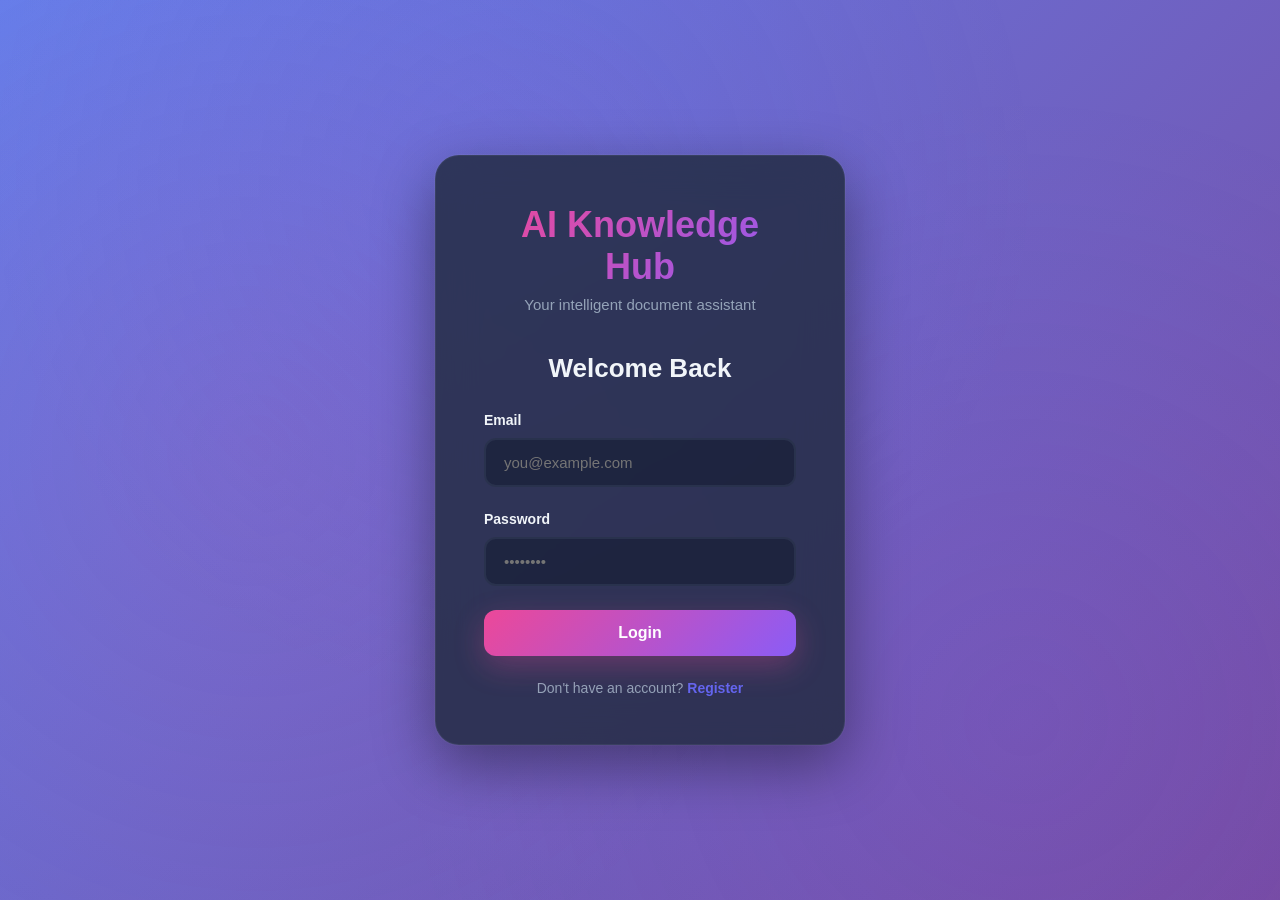
<file: frontend/index.html>
<!DOCTYPE html>
<html lang="en">
<head>
    <meta charset="UTF-8">
    <meta name="viewport" content="width=device-width, initial-scale=1.0">
    <title>AI Knowledge Hub - Login</title>
    <link rel="stylesheet" href="css/style.css">
</head>
<body>
    <div class="container">
        <div class="auth-card">
            <h1>AI Knowledge Hub</h1>
            <p class="subtitle">Your intelligent document assistant</p>
            
            <!-- Login Form -->
            <form id="loginForm" class="auth-form">
                <h2>Welcome Back</h2>
                <div class="form-group">
                    <label for="loginEmail">Email</label>
                    <input type="email" id="loginEmail" required placeholder="you@example.com">
                </div>
                <div class="form-group">
                    <label for="loginPassword">Password</label>
                    <input type="password" id="loginPassword" required placeholder="••••••••">
                </div>
                <button type="submit" class="btn btn-primary">Login</button>
                <p class="toggle-text">Don't have an account? <a href="#" id="showRegister">Register</a></p>
            </form>

            <!-- Register Form -->
            <form id="registerForm" class="auth-form hidden">
                <h2>Create Account</h2>
                <div class="form-group">
                    <label for="registerEmail">Email</label>
                    <input type="email" id="registerEmail" required placeholder="you@example.com">
                </div>
                <div class="form-group">
                    <label for="registerPassword">Password</label>
                    <input type="password" id="registerPassword" required placeholder="••••••••">
                </div>
                <button type="submit" class="btn btn-primary">Register</button>
                <p class="toggle-text">Already have an account? <a href="#" id="showLogin">Login</a></p>
            </form>

            <div id="errorMessage" class="error-message hidden"></div>
        </div>
    </div>

    <script src="js/auth.js"></script>
</body>
</html>
</file>
<file: frontend/css/style.css>
:root {
    --primary: #6366f1;
    --primary-dark: #4f46e5;
    --secondary: #ec4899;
    --accent: #8b5cf6;
    --success: #10b981;
    --warning: #f59e0b;
    --error: #ef4444;

    /* Modern gradient backgrounds */
    --bg-gradient: linear-gradient(135deg, #667eea 0%, #764ba2 100%);
    --bg-dark: #0f172a;
    --surface: rgba(30, 41, 59, 0.8);
    --surface-light: rgba(51, 65, 85, 0.6);
    --glass: rgba(255, 255, 255, 0.05);

    --text: #f1f5f9;
    --text-muted: #94a3b8;
    --border: rgba(148, 163, 184, 0.1);
}

* {
    margin: 0;
    padding: 0;
    box-sizing: border-box;
}

body {
    font-family: 'Inter', 'Segoe UI', sans-serif;
    background: var(--bg-gradient);
    color: var(--text);
    min-height: 100vh;
    display: flex;
    align-items: center;
    justify-content: center;
    position: relative;
    overflow-x: hidden;
}

/* Animated background particles */
body::before {
    content: '';
    position: fixed;
    top: 0;
    left: 0;
    width: 100%;
    height: 100%;
    background:
        radial-gradient(circle at 20% 50%, rgba(236, 72, 153, 0.1) 0%, transparent 50%),
        radial-gradient(circle at 80% 80%, rgba(139, 92, 246, 0.1) 0%, transparent 50%),
        radial-gradient(circle at 40% 20%, rgba(99, 102, 241, 0.1) 0%, transparent 50%);
    animation: float 20s ease-in-out infinite;
    pointer-events: none;
}

@keyframes float {

    0%,
    100% {
        transform: translateY(0px);
    }

    50% {
        transform: translateY(-20px);
    }
}

.container {
    width: 100%;
    max-width: 450px;
    padding: 20px;
    z-index: 1;
}

.auth-card {
    background: var(--surface);
    backdrop-filter: blur(20px);
    border: 1px solid var(--border);
    border-radius: 24px;
    padding: 48px;
    box-shadow:
        0 20px 60px rgba(0, 0, 0, 0.4),
        0 0 0 1px rgba(255, 255, 255, 0.05);
    animation: slideUp 0.6s ease-out;
}

@keyframes slideUp {
    from {
        opacity: 0;
        transform: translateY(30px);
    }

    to {
        opacity: 1;
        transform: translateY(0);
    }
}

h1 {
    font-size: 36px;
    font-weight: 800;
    text-align: center;
    margin-bottom: 8px;
    background: linear-gradient(135deg, #ec4899, #8b5cf6, #6366f1);
    -webkit-background-clip: text;
    -webkit-text-fill-color: transparent;
    background-clip: text;
    animation: gradient 3s ease infinite;
    background-size: 200% 200%;
}

@keyframes gradient {

    0%,
    100% {
        background-position: 0% 50%;
    }

    50% {
        background-position: 100% 50%;
    }
}

.subtitle {
    text-align: center;
    color: var(--text-muted);
    margin-bottom: 40px;
    font-size: 15px;
    font-weight: 500;
}

.auth-form h2 {
    font-size: 26px;
    font-weight: 700;
    margin-bottom: 28px;
    text-align: center;
}

.form-group {
    margin-bottom: 24px;
}

label {
    display: block;
    margin-bottom: 10px;
    font-size: 14px;
    font-weight: 600;
    color: var(--text);
}

input,
textarea {
    width: 100%;
    padding: 14px 18px;
    background: rgba(15, 23, 42, 0.5);
    border: 2px solid var(--border);
    border-radius: 12px;
    color: var(--text);
    font-size: 15px;
    transition: all 0.3s cubic-bezier(0.4, 0, 0.2, 1);
    font-family: inherit;
}

input:focus,
textarea:focus {
    outline: none;
    border-color: var(--primary);
    background: rgba(15, 23, 42, 0.7);
    box-shadow: 0 0 0 4px rgba(99, 102, 241, 0.1);
    transform: translateY(-2px);
}

.btn {
    width: 100%;
    padding: 14px;
    border: none;
    border-radius: 12px;
    font-size: 16px;
    font-weight: 700;
    cursor: pointer;
    transition: all 0.3s cubic-bezier(0.4, 0, 0.2, 1);
    position: relative;
    overflow: hidden;
}

.btn::before {
    content: '';
    position: absolute;
    top: 50%;
    left: 50%;
    width: 0;
    height: 0;
    border-radius: 50%;
    background: rgba(255, 255, 255, 0.1);
    transform: translate(-50%, -50%);
    transition: width 0.6s, height 0.6s;
}

.btn:hover::before {
    width: 300px;
    height: 300px;
}

.btn-primary {
    background: linear-gradient(135deg, #ec4899, #8b5cf6);
    color: white;
    box-shadow: 0 10px 30px rgba(236, 72, 153, 0.3);
}

.btn-primary:hover {
    transform: translateY(-3px);
    box-shadow: 0 15px 40px rgba(236, 72, 153, 0.4);
}

.btn-primary:active {
    transform: translateY(-1px);
}

.toggle-text {
    text-align: center;
    margin-top: 24px;
    font-size: 14px;
    color: var(--text-muted);
}

.toggle-text a {
    color: var(--primary);
    text-decoration: none;
    font-weight: 700;
    transition: color 0.3s;
}

.toggle-text a:hover {
    color: var(--secondary);
}

.hidden {
    display: none !important;
}

.error-message {
    background: rgba(239, 68, 68, 0.1);
    border: 1px solid var(--error);
    color: var(--error);
    padding: 14px;
    border-radius: 12px;
    margin-top: 20px;
    font-size: 14px;
    animation: shake 0.5s;
}

@keyframes shake {

    0%,
    100% {
        transform: translateX(0);
    }

    25% {
        transform: translateX(-10px);
    }

    75% {
        transform: translateX(10px);
    }
}

/* Dashboard Styles */
.dashboard {
    display: grid;
    grid-template-columns: 280px 1fr;
    height: 100vh;
    background: var(--bg-dark);
}

.sidebar {
    background: var(--surface);
    backdrop-filter: blur(20px);
    border-right: 1px solid var(--border);
    padding: 32px 24px;
    display: flex;
    flex-direction: column;
}

.sidebar-header {
    margin-bottom: 40px;
}

.sidebar-header h2 {
    font-size: 22px;
    font-weight: 800;
    margin-bottom: 6px;
    background: linear-gradient(135deg, #ec4899, #8b5cf6);
    -webkit-background-clip: text;
    -webkit-text-fill-color: transparent;
}

.user-email {
    font-size: 13px;
    color: var(--text-muted);
    font-weight: 500;
}

.nav-item {
    padding: 14px 18px;
    margin-bottom: 10px;
    border-radius: 12px;
    cursor: pointer;
    transition: all 0.3s;
    display: flex;
    align-items: center;
    gap: 12px;
    font-weight: 600;
}

.nav-item:hover {
    background: var(--surface-light);
    transform: translateX(5px);
}

.nav-item.active {
    background: linear-gradient(135deg, #ec4899, #8b5cf6);
    box-shadow: 0 8px 20px rgba(236, 72, 153, 0.3);
}

.logout-btn {
    margin-top: auto;
    background: linear-gradient(135deg, #ef4444, #dc2626);
    color: white;
    padding: 14px;
    border: none;
    border-radius: 12px;
    cursor: pointer;
    font-weight: 700;
    transition: all 0.3s;
}

.logout-btn:hover {
    transform: translateY(-2px);
    box-shadow: 0 8px 20px rgba(239, 68, 68, 0.4);
}

.main-content {
    padding: 40px;
    overflow-y: auto;
    background: linear-gradient(135deg, rgba(15, 23, 42, 0.95) 0%, rgba(30, 41, 59, 0.95) 100%);
}

.header {
    display: flex;
    justify-content: space-between;
    align-items: center;
    margin-bottom: 40px;
}

.header h1 {
    font-size: 32px;
    font-weight: 800;
    background: linear-gradient(135deg, #ec4899, #8b5cf6, #6366f1);
    -webkit-background-clip: text;
    -webkit-text-fill-color: transparent;
}

.btn-secondary {
    background: linear-gradient(135deg, #6366f1, #8b5cf6);
    color: white;
    padding: 12px 24px;
    border: none;
    border-radius: 12px;
    cursor: pointer;
    font-weight: 700;
    font-size: 14px;
    transition: all 0.3s;
    box-shadow: 0 4px 15px rgba(99, 102, 241, 0.3);
}

.btn-secondary:hover {
    transform: translateY(-2px);
    box-shadow: 0 8px 25px rgba(99, 102, 241, 0.4);
}

.documents-grid {
    display: grid;
    grid-template-columns: repeat(auto-fill, minmax(320px, 1fr));
    gap: 24px;
}

.document-card {
    background: var(--surface);
    backdrop-filter: blur(20px);
    border: 1px solid var(--border);
    border-radius: 16px;
    padding: 24px;
    cursor: pointer;
    transition: all 0.4s cubic-bezier(0.4, 0, 0.2, 1);
    position: relative;
    overflow: hidden;
}

.document-card::before {
    content: '';
    position: absolute;
    top: 0;
    left: 0;
    width: 100%;
    height: 4px;
    background: linear-gradient(90deg, #ec4899, #8b5cf6, #6366f1);
    transform: scaleX(0);
    transition: transform 0.4s;
}

.document-card:hover::before {
    transform: scaleX(1);
}

.document-card:hover {
    transform: translateY(-8px);
    box-shadow: 0 20px 40px rgba(0, 0, 0, 0.4);
    border-color: rgba(236, 72, 153, 0.5);
}

.document-card h3 {
    font-size: 20px;
    font-weight: 700;
    margin-bottom: 12px;
    color: var(--text);
}

.document-card p {
    color: var(--text-muted);
    font-size: 14px;
    line-height: 1.7;
    display: -webkit-box;
    -webkit-line-clamp: 3;
    -webkit-box-orient: vertical;
    overflow: hidden;
}

.document-card .category {
    display: inline-block;
    background: linear-gradient(135deg, #ec4899, #8b5cf6);
    color: white;
    padding: 6px 14px;
    border-radius: 20px;
    font-size: 12px;
    font-weight: 700;
    margin-top: 14px;
}

.modal {
    position: fixed;
    top: 0;
    left: 0;
    right: 0;
    bottom: 0;
    background: rgba(0, 0, 0, 0.8);
    backdrop-filter: blur(10px);
    display: flex;
    align-items: center;
    justify-content: center;
    z-index: 1000;
    animation: fadeIn 0.3s;
}

@keyframes fadeIn {
    from {
        opacity: 0;
    }

    to {
        opacity: 1;
    }
}

.modal-content {
    background: var(--surface);
    backdrop-filter: blur(20px);
    border: 1px solid var(--border);
    border-radius: 20px;
    padding: 36px;
    max-width: 600px;
    width: 90%;
    max-height: 85vh;
    overflow-y: auto;
    animation: slideUp 0.4s;
    box-shadow: 0 25px 60px rgba(0, 0, 0, 0.5);
}

.modal-header {
    display: flex;
    justify-content: space-between;
    align-items: center;
    margin-bottom: 28px;
}

.modal-header h2 {
    font-size: 24px;
    font-weight: 800;
}

.close-btn {
    background: none;
    border: none;
    color: var(--text-muted);
    font-size: 28px;
    cursor: pointer;
    transition: all 0.3s;
    width: 36px;
    height: 36px;
    display: flex;
    align-items: center;
    justify-content: center;
    border-radius: 8px;
}

.close-btn:hover {
    background: var(--surface-light);
    color: var(--text);
    transform: rotate(90deg);
}

textarea {
    width: 100%;
    min-height: 200px;
    padding: 16px;
    background: rgba(15, 23, 42, 0.5);
    border: 2px solid var(--border);
    border-radius: 12px;
    color: var(--text);
    font-family: 'Fira Code', monospace;
    font-size: 14px;
    resize: vertical;
    line-height: 1.6;
}

.ai-tools {
    display: grid;
    grid-template-columns: repeat(2, 1fr);
    gap: 12px;
    margin-top: 24px;
}

.ai-btn {
    padding: 12px;
    background: var(--surface-light);
    border: 1px solid var(--border);
    border-radius: 12px;
    color: var(--text);
    cursor: pointer;
    font-size: 14px;
    font-weight: 600;
    transition: all 0.3s;
}

.ai-btn:hover {
    background: linear-gradient(135deg, #6366f1, #8b5cf6);
    border-color: transparent;
    transform: translateY(-2px);
    box-shadow: 0 8px 20px rgba(99, 102, 241, 0.3);
}

.ai-result {
    background: rgba(15, 23, 42, 0.7);
    border: 1px solid var(--border);
    border-left: 4px solid var(--primary);
    border-radius: 12px;
    padding: 20px;
    margin-top: 20px;
    white-space: pre-wrap;
    line-height: 1.8;
    font-size: 14px;
}

.loading {
    text-align: center;
    color: var(--text-muted);
    padding: 40px;
    font-size: 16px;
}

/* Scrollbar Styling */
::-webkit-scrollbar {
    width: 10px;
}

::-webkit-scrollbar-track {
    background: var(--bg-dark);
}

::-webkit-scrollbar-thumb {
    background: linear-gradient(135deg, #ec4899, #8b5cf6);
    border-radius: 10px;
}

::-webkit-scrollbar-thumb:hover {
    background: linear-gradient(135deg, #db2777, #7c3aed);
}

@media (max-width: 768px) {
    .dashboard {
        grid-template-columns: 1fr;
    }

    .sidebar {
        display: none;
    }

    .documents-grid {
        grid-template-columns: 1fr;
    }

    .header {
        flex-direction: column;
        gap: 16px;
    }
}
</file>
